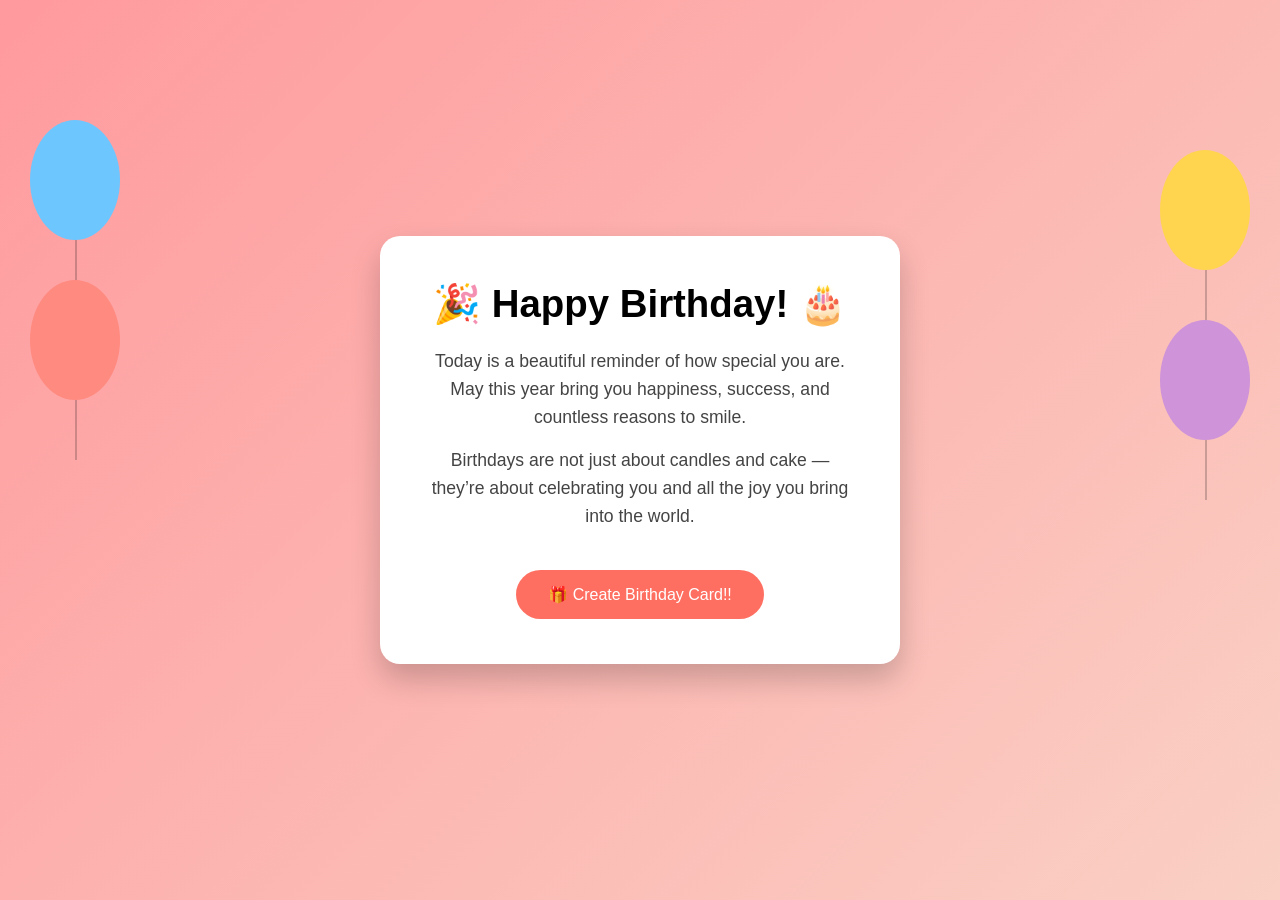
<file: index.html>
<!DOCTYPE html>
<html lang="en">
<head>
  <meta charset="UTF-8">
  <title>Happy Birthday 🎉</title>
  <meta name="viewport" content="width=device-width, initial-scale=1.0">
  <link rel="stylesheet" href="css/style.css">
</head>
<body>

  <!-- Balloons -->
  <div class="balloon left blue"></div>
  <div class="balloon left red"></div>
  <div class="balloon right yellow"></div>
  <div class="balloon right purple"></div>

 

  <!-- Card -->
  <div class="card">
    <h1>🎉 Happy Birthday! 🎂</h1>

    <p>
      Today is a beautiful reminder of how special you are.
      May this year bring you happiness, success, and countless
      reasons to smile.
    </p>

    <p>
      Birthdays are not just about candles and cake —
      they’re about celebrating you and all the joy you bring
      into the world.
    </p>

    <button onclick="goNext()">
      🎁 Create Birthday Card!!
    </button>
  </div>

  <script>
    function goNext() {
      window.location.href = "create.html"; //include here jsfile
    }
  </script>

</body>
</html>
</file>
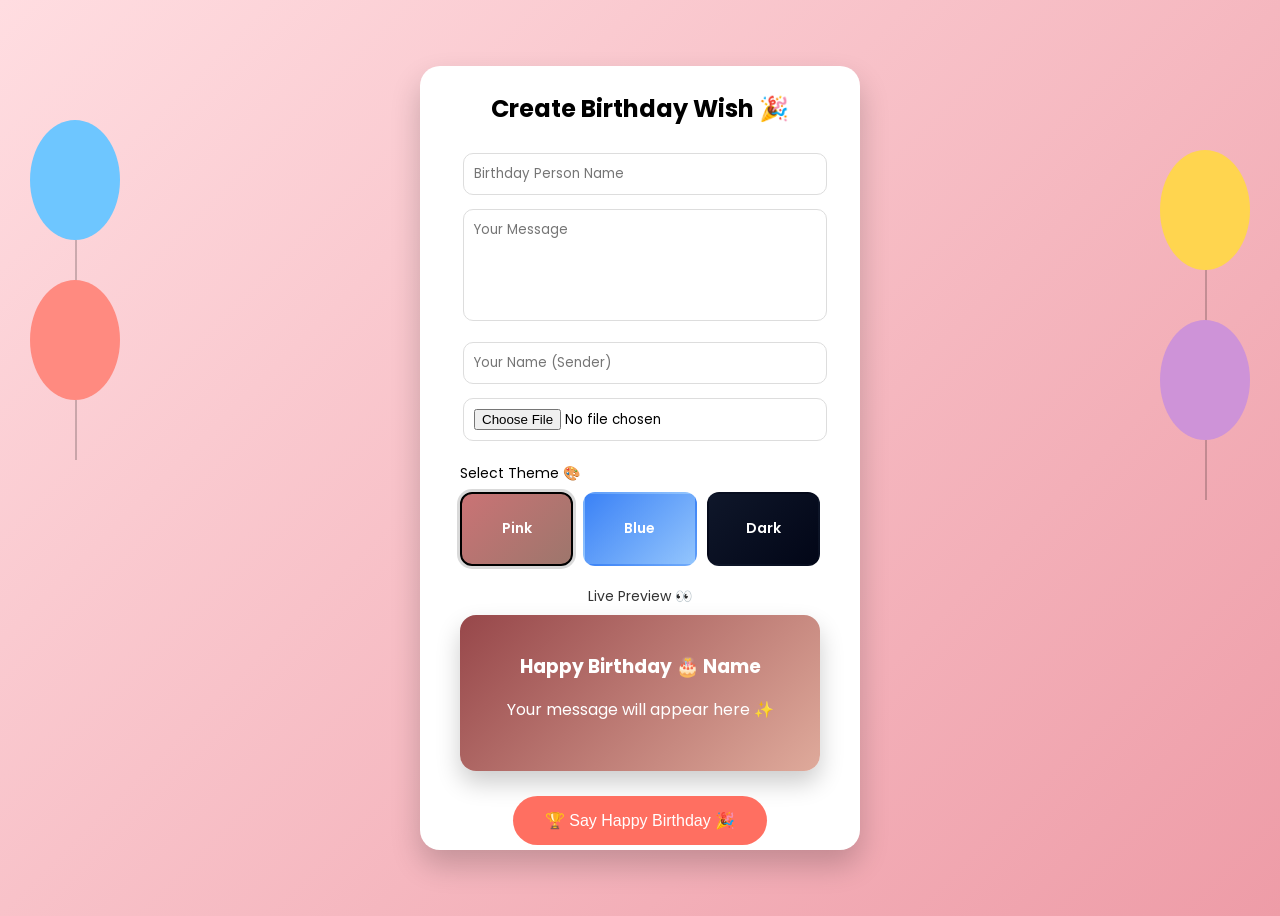
<file: create.html>
<!DOCTYPE html>
<html lang="en">
<head>
<meta charset="UTF-8">
<title>Create Birthday Wish</title>
<meta name="viewport" content="width=device-width, initial-scale=1.0">
<link rel="stylesheet" href="css/create.css">
<link href="https://fonts.googleapis.com/css2?family=Poppins:wght@400;600&display=swap" rel="stylesheet">
</head>

<body>

<!-- Balloons bg part -->
  <div class="balloon left blue"></div>
  <div class="balloon left red"></div>
  <div class="balloon right yellow"></div>
  <div class="balloon right purple"></div>

<div class="form-box">
  <h2>Create Birthday Wish 🎉</h2>

  <input type="text" id="name" placeholder="Birthday Person Name" oninput="updatePreview()">
  <textarea id="msg" placeholder="Your Message" oninput="updatePreview()"></textarea>
  <input type="text" id="sender" placeholder="Your Name (Sender)">
  <input type="file" id="photo" accept="image/*">

  <div class="theme-section">
    <p>Select Theme 🎨</p>
    <div class="theme-cards">
      <div class="theme-card pink active" onclick="selectTheme('pink', this)">Pink</div>
      <div class="theme-card blue" onclick="selectTheme('blue', this)">Blue</div>
      <div class="theme-card dark" onclick="selectTheme('dark', this)">Dark</div>
    </div>
  </div>

  <div class="preview-box">
    <p class="preview-title">Live Preview 👀</p>
    <div class="preview-card pink" id="previewCard">
      <h3 id="previewName">Happy Birthday 🎂 Name</h3>
      <p id="previewMsg">Your message will appear here ✨</p>
    </div>
  </div>

  <button onclick="go()">🏆 Say Happy Birthday 🎉</button>
</div>

<input type="hidden" id="themeInput" value="pink">

<script src="js/create.js"></script>
</body>
</html>
</file>
<file: css/style.css>
* {
  margin: 0;
  padding: 0;
  box-sizing: border-box;
  font-family: "Segoe UI", sans-serif;
}

body {
  min-height: 100vh;
  background: linear-gradient(135deg, #ff9a9e, #fad0c4);
  display: flex;
  justify-content: center;
  align-items: center;
  overflow: hidden;
}

/* Card */
.card {
  background: white;
  padding: 45px;
  max-width: 520px;
  text-align: center;
  border-radius: 20px;
  box-shadow: 0 15px 30px rgba(0, 0, 0, 0.2);
  z-index: 2;
}

.card h1 {
  font-size: 2.4rem;
  margin-bottom: 20px;
}

.card p {
  font-size: 1.1rem;
  line-height: 1.6;
  margin-bottom: 15px;
  color: #444;
}

/* Button */
button {
  margin-top: 25px;
  padding: 15px 32px;
  font-size: 1rem;
  border: none;
  border-radius: 30px;
  background: #ff6f61;
  color: white;
  cursor: pointer;
  transition: all 0.25s ease;
}

button:hover {
  transform: translateY(-10px);
  box-shadow: 0 10px 25px rgba(0, 0, 0, 0.25);
}

/* bg bolloms */
.balloon {
  position: absolute;
  width: 90px;
  height: 120px;
  border-radius: 50%;
  animation: float 6s ease-in-out infinite;
}

.balloon::after {
  content: "";
  position: absolute;
  width: 2px;
  height: 60px;
  background: rgba(0,0,0,0.2);
  bottom: -60px;
  left: 50%;
}
.left { left: 30px; }
.right { right: 30px; }

.yellow { background: #ffd54f; top: 150px; }
.purple { background: #ce93d8; top: 320px; }
.blue { background: #6ec6ff; top: 120px; }
.red { background: #ff8a80; top: 280px; }

@keyframes float {
  0%, 100% { transform: translateY(0); }
  50% { transform: translateY(-50px); }
}
</file>
<file: css/create.css>
body{
  min-height:100vh;
  background:linear-gradient(135deg,#ffdde1,#ee9ca7);
  display:flex;
  align-items:center;
  justify-content:center;
  font-family:'Poppins',sans-serif;
}

.form-box{
  background:#fff;
  padding:5px 40px;
  border-radius:20px;
  width:90%;
  max-width:360px;
  box-shadow:0 15px 30px rgba(0,0,0,.2);
  text-align:center;
}

input,
textarea{
  width:95%;
  margin:7px 3px;
  padding:10px;
  border-radius:10px;
  border:1px solid #ddd;
  font-family:'Poppins',sans-serif;
}

textarea{
  resize:none;
  min-height:90px;
}

/* button  */
button {
  margin-top: 25px;
  padding: 15px 32px;
  font-size: 1rem;
  border: none;
  border-radius: 30px;
  background: #ff6f61;
  color: white;
  cursor: pointer;
  transition: all 0.25s ease;
}
button:hover {
  transform: translateY(-10px);
  box-shadow: 0 10px 25px rgba(0, 0, 0, 0.25);
}

/* theme-section */
.theme-section{
  margin:15px 0;
  text-align:left;
}

.theme-section p{
  font-size:14px;
  margin-bottom:8px;
}

.theme-cards{
  display:flex;
  gap:10px;
}

.theme-card{
  flex:1;
  height:70px;
  border-radius:12px;
  display:flex;
  align-items:center;
  justify-content:center;
  cursor:pointer;
  color:#fff;
  font-weight:600;
  font-size:14px;
  border:2px solid transparent;
  transition:0.3s;
}
.theme-card:hover {
  transform: translateY(-3px);
  box-shadow: 0 10px 25px rgba(0, 0, 0, 0.25);
}

.theme-card.pink{
  background:linear-gradient(135deg,#ca7375,#9d766c);
}

.theme-card.blue{
  background:linear-gradient(135deg,#3b82f6,#93c5fd);
}

.theme-card.dark{
  background:linear-gradient(135deg,#0f172a,#020617);
}

.theme-card.active{
  border-color:#000;
  box-shadow:0 0 0 3px rgba(0,0,0,0.15);
}

/* preview-box theme*/
.preview-box{
  margin-top:20px;
  text-align:center;
}

.preview-title{
  font-size:14px;
  margin-bottom:8px;
  color:#333;
}

.preview-card{
  border-radius:16px;
  padding:18px;
  color:#fff;
  min-height:120px;
  transition:0.3s;
  box-shadow:0 12px 25px rgba(0,0,0,0.2);
}
.preview-card:hover {
  transform: translateY(-3px);
  box-shadow: 0 10px 25px rgba(0, 0, 0, 0.25);
}

.preview-card h3{
  margin-bottom:8px;
}

/* preview-box theme color */
.preview-card.pink{
  background:linear-gradient(135deg,#97474a,#dfaa9b);
}

.preview-card.blue{
  background:linear-gradient(135deg,#2973ea,#72a5de);
}

.preview-card.dark{
  background:linear-gradient(135deg,#000000,#4b4f61);
}

/* bg bolloms */
.balloon {
  position: absolute;
  width: 90px;
  height: 120px;
  border-radius: 50%;
  animation: float 6s ease-in-out infinite;
}

.balloon::after {
  content: "";
  position: absolute;
  width: 2px;
  height: 60px;
  background: rgba(0,0,0,0.2);
  bottom: -60px;
  left: 50%;
}
.left { left: 30px; }
.right { right: 30px; }

.yellow { background: #ffd54f; top: 150px; }
.purple { background: #ce93d8; top: 320px; }
.blue { background: #6ec6ff; top: 120px; }
.red { background: #ff8a80; top: 280px; }


@keyframes float {
  0%, 100% { transform: translateY(0); }
  50% { transform: translateY(-200px); }
}
</file>
